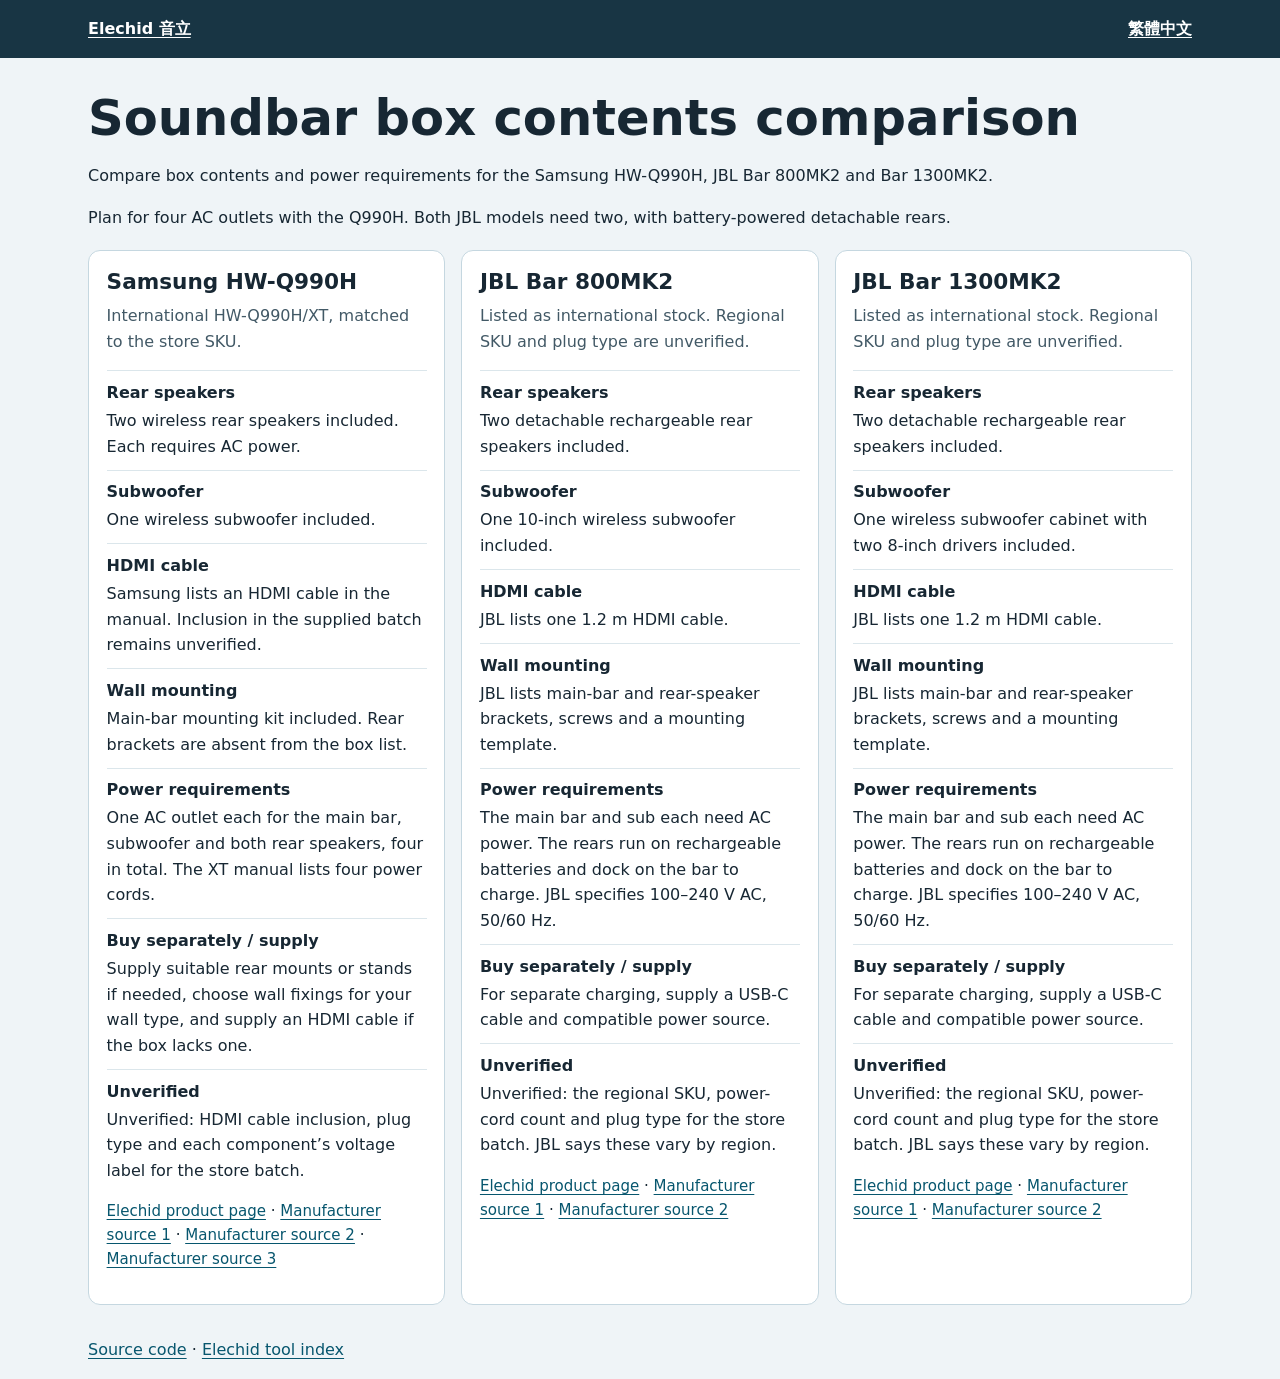
<file: index.html>
<!doctype html>
<html lang="en-HK"><head><meta charset="utf-8"><meta name="viewport" content="width=device-width,initial-scale=1">
<title>Soundbar box contents comparison | Elechid 音立</title><meta name="description" content="Compare box contents and power requirements for the Samsung HW-Q990H, JBL Bar 800MK2 and Bar 1300MK2.">
<link rel="canonical" href="https://elechid.github.io/soundbar-box-contents-comparison/"><link rel="alternate" hreflang="en-HK" href="https://elechid.github.io/soundbar-box-contents-comparison/"><link rel="alternate" hreflang="zh-Hant-HK" href="https://elechid.github.io/soundbar-box-contents-comparison/zh.html"><link rel="stylesheet" href="style.css"></head>
<body><header><nav><a href="https://elechid.com/en/">Elechid 音立</a><a href="zh.html" lang="zh-Hant">繁體中文</a></nav></header>
<main><h1>Soundbar box contents comparison</h1><p>Compare box contents and power requirements for the Samsung HW-Q990H, JBL Bar 800MK2 and Bar 1300MK2.</p>
<p>Plan for four AC outlets with the Q990H. Both JBL models need two, with battery-powered detachable rears.</p>
<div class="cards"><article><h2>Samsung HW-Q990H</h2><p class="version">International HW-Q990H/XT, matched to the store SKU.</p><dl><dt>Rear speakers</dt><dd>Two wireless rear speakers included. Each requires AC power.</dd><dt>Subwoofer</dt><dd>One wireless subwoofer included.</dd><dt>HDMI cable</dt><dd>Samsung lists an HDMI cable in the manual. Inclusion in the supplied batch remains unverified.</dd><dt>Wall mounting</dt><dd>Main-bar mounting kit included. Rear brackets are absent from the box list.</dd><dt>Power requirements</dt><dd>One AC outlet each for the main bar, subwoofer and both rear speakers, four in total. The XT manual lists four power cords.</dd><dt>Buy separately / supply</dt><dd>Supply suitable rear mounts or stands if needed, choose wall fixings for your wall type, and supply an HDMI cable if the box lacks one.</dd><dt>Unverified</dt><dd>Unverified: HDMI cable inclusion, plug type and each component’s voltage label for the store batch.</dd></dl><p class="links"><a href="https://elechid.com/en/products/samsung-q-series-hw-q990h-11-1-4ch-soundbar-with-subwoofer-black-2026">Elechid product page</a> · <a href="https://www.samsung.com/th/support/model/HW-Q990H/XT/">Manufacturer source 1</a> · <a href="https://www.samsung.com/th/audio-devices/soundbar/q990h-black-hw-q990h-xt/">Manufacturer source 2</a> · <a href="https://www.samsung.com/au/support/tv-audio-video/connecting-the-power-and-devices-for-the-q-series-soundbar/">Manufacturer source 3</a></p></article><article><h2>JBL Bar 800MK2</h2><p class="version">Listed as international stock. Regional SKU and plug type are unverified.</p><dl><dt>Rear speakers</dt><dd>Two detachable rechargeable rear speakers included.</dd><dt>Subwoofer</dt><dd>One 10-inch wireless subwoofer included.</dd><dt>HDMI cable</dt><dd>JBL lists one 1.2 m HDMI cable.</dd><dt>Wall mounting</dt><dd>JBL lists main-bar and rear-speaker brackets, screws and a mounting template.</dd><dt>Power requirements</dt><dd>The main bar and sub each need AC power. The rears run on rechargeable batteries and dock on the bar to charge. JBL specifies 100–240 V AC, 50/60 Hz.</dd><dt>Buy separately / supply</dt><dd>For separate charging, supply a USB-C cable and compatible power source.</dd><dt>Unverified</dt><dd>Unverified: the regional SKU, power-cord count and plug type for the store batch. JBL says these vary by region.</dd></dl><p class="links"><a href="https://elechid.com/en/products/jbl-bar-800mk2-7-1-dolby-atmos-sound-bar-2025international-version">Elechid product page</a> · <a href="https://jp.jbl.com/on/demandware.static/-/Sites-masterCatalog_Harman/default/dw5bbb8082/pdfs/HA_JBL_Bar%20800MK2_OM_Global_EN_V6.pdf">Manufacturer source 1</a> · <a href="https://vn.jbl.com/on/demandware.static/-/Sites-masterCatalog_Harman/default/dwc4331d32/pdfs/JBL_BAR_800MK2_Specsheet_EN%20%28BR%29.pdf">Manufacturer source 2</a></p></article><article><h2>JBL Bar 1300MK2</h2><p class="version">Listed as international stock. Regional SKU and plug type are unverified.</p><dl><dt>Rear speakers</dt><dd>Two detachable rechargeable rear speakers included.</dd><dt>Subwoofer</dt><dd>One wireless subwoofer cabinet with two 8-inch drivers included.</dd><dt>HDMI cable</dt><dd>JBL lists one 1.2 m HDMI cable.</dd><dt>Wall mounting</dt><dd>JBL lists main-bar and rear-speaker brackets, screws and a mounting template.</dd><dt>Power requirements</dt><dd>The main bar and sub each need AC power. The rears run on rechargeable batteries and dock on the bar to charge. JBL specifies 100–240 V AC, 50/60 Hz.</dd><dt>Buy separately / supply</dt><dd>For separate charging, supply a USB-C cable and compatible power source.</dd><dt>Unverified</dt><dd>Unverified: the regional SKU, power-cord count and plug type for the store batch. JBL says these vary by region.</dd></dl><p class="links"><a href="https://elechid.com/en/products/jbl-bar-1300mk2-11-1-4-dolby-atmos-sound-bar-2025international-version">Elechid product page</a> · <a href="https://dk.jbl.com/on/demandware.static/-/Sites-masterCatalog_Harman/default/dw1138a118/pdfs/HA_JBL_Bar%201300MK2_OM_Global_EN_V4.pdf">Manufacturer source 1</a> · <a href="https://uk.jbl.com/on/demandware.static/-/Sites-masterCatalog_Harman/default/dwfa645752/pdfs/JBL_BAR_1300MK2_Specsheet_EN.pdf">Manufacturer source 2</a></p></article></div></main>
<footer><a href="https://github.com/Elechid/soundbar-box-contents-comparison">Source code</a> · <a href="https://github.com/Elechid">Elechid tool index</a></footer></body></html>
</file>
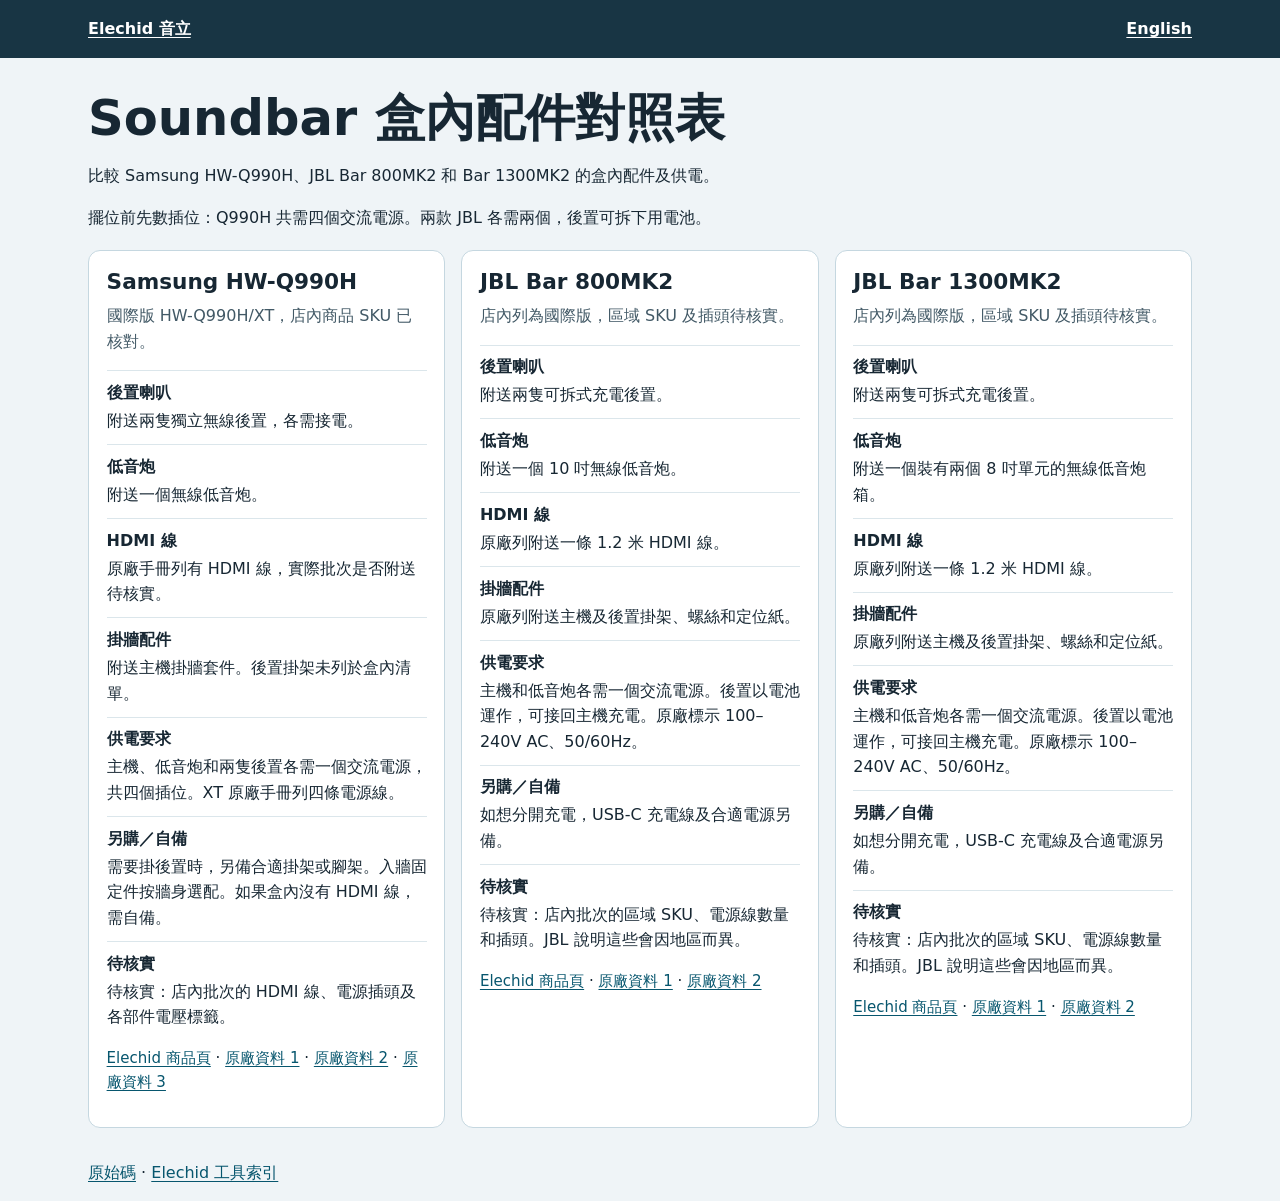
<file: zh.html>
<!doctype html>
<html lang="zh-Hant-HK"><head><meta charset="utf-8"><meta name="viewport" content="width=device-width,initial-scale=1">
<title>Soundbar 盒內配件對照表 | Elechid 音立</title><meta name="description" content="比較 Samsung HW-Q990H、JBL Bar 800MK2 和 Bar 1300MK2 的盒內配件及供電。">
<link rel="canonical" href="https://elechid.github.io/soundbar-box-contents-comparison/zh.html"><link rel="alternate" hreflang="en-HK" href="https://elechid.github.io/soundbar-box-contents-comparison/"><link rel="alternate" hreflang="zh-Hant-HK" href="https://elechid.github.io/soundbar-box-contents-comparison/zh.html"><link rel="stylesheet" href="style.css"></head>
<body><header><nav><a href="https://elechid.com/">Elechid 音立</a><a href="./" lang="en">English</a></nav></header>
<main><h1>Soundbar 盒內配件對照表</h1><p>比較 Samsung HW-Q990H、JBL Bar 800MK2 和 Bar 1300MK2 的盒內配件及供電。</p>
<p>擺位前先數插位：Q990H 共需四個交流電源。兩款 JBL 各需兩個，後置可拆下用電池。</p>
<div class="cards"><article><h2>Samsung HW-Q990H</h2><p class="version">國際版 HW-Q990H/XT，店內商品 SKU 已核對。</p><dl><dt>後置喇叭</dt><dd>附送兩隻獨立無線後置，各需接電。</dd><dt>低音炮</dt><dd>附送一個無線低音炮。</dd><dt>HDMI 線</dt><dd>原廠手冊列有 HDMI 線，實際批次是否附送待核實。</dd><dt>掛牆配件</dt><dd>附送主機掛牆套件。後置掛架未列於盒內清單。</dd><dt>供電要求</dt><dd>主機、低音炮和兩隻後置各需一個交流電源，共四個插位。XT 原廠手冊列四條電源線。</dd><dt>另購／自備</dt><dd>需要掛後置時，另備合適掛架或腳架。入牆固定件按牆身選配。如果盒內沒有 HDMI 線，需自備。</dd><dt>待核實</dt><dd>待核實：店內批次的 HDMI 線、電源插頭及各部件電壓標籤。</dd></dl><p class="links"><a href="https://elechid.com/products/samsung-q-series-hw-q990h-11-1-4ch-soundbar-with-subwoofer-black-2026">Elechid 商品頁</a> · <a href="https://www.samsung.com/th/support/model/HW-Q990H/XT/">原廠資料 1</a> · <a href="https://www.samsung.com/th/audio-devices/soundbar/q990h-black-hw-q990h-xt/">原廠資料 2</a> · <a href="https://www.samsung.com/au/support/tv-audio-video/connecting-the-power-and-devices-for-the-q-series-soundbar/">原廠資料 3</a></p></article><article><h2>JBL Bar 800MK2</h2><p class="version">店內列為國際版，區域 SKU 及插頭待核實。</p><dl><dt>後置喇叭</dt><dd>附送兩隻可拆式充電後置。</dd><dt>低音炮</dt><dd>附送一個 10 吋無線低音炮。</dd><dt>HDMI 線</dt><dd>原廠列附送一條 1.2 米 HDMI 線。</dd><dt>掛牆配件</dt><dd>原廠列附送主機及後置掛架、螺絲和定位紙。</dd><dt>供電要求</dt><dd>主機和低音炮各需一個交流電源。後置以電池運作，可接回主機充電。原廠標示 100–240V AC、50/60Hz。</dd><dt>另購／自備</dt><dd>如想分開充電，USB-C 充電線及合適電源另備。</dd><dt>待核實</dt><dd>待核實：店內批次的區域 SKU、電源線數量和插頭。JBL 說明這些會因地區而異。</dd></dl><p class="links"><a href="https://elechid.com/products/jbl-bar-800mk2-7-1-dolby-atmos-sound-bar-2025international-version">Elechid 商品頁</a> · <a href="https://jp.jbl.com/on/demandware.static/-/Sites-masterCatalog_Harman/default/dw5bbb8082/pdfs/HA_JBL_Bar%20800MK2_OM_Global_EN_V6.pdf">原廠資料 1</a> · <a href="https://vn.jbl.com/on/demandware.static/-/Sites-masterCatalog_Harman/default/dwc4331d32/pdfs/JBL_BAR_800MK2_Specsheet_EN%20%28BR%29.pdf">原廠資料 2</a></p></article><article><h2>JBL Bar 1300MK2</h2><p class="version">店內列為國際版，區域 SKU 及插頭待核實。</p><dl><dt>後置喇叭</dt><dd>附送兩隻可拆式充電後置。</dd><dt>低音炮</dt><dd>附送一個裝有兩個 8 吋單元的無線低音炮箱。</dd><dt>HDMI 線</dt><dd>原廠列附送一條 1.2 米 HDMI 線。</dd><dt>掛牆配件</dt><dd>原廠列附送主機及後置掛架、螺絲和定位紙。</dd><dt>供電要求</dt><dd>主機和低音炮各需一個交流電源。後置以電池運作，可接回主機充電。原廠標示 100–240V AC、50/60Hz。</dd><dt>另購／自備</dt><dd>如想分開充電，USB-C 充電線及合適電源另備。</dd><dt>待核實</dt><dd>待核實：店內批次的區域 SKU、電源線數量和插頭。JBL 說明這些會因地區而異。</dd></dl><p class="links"><a href="https://elechid.com/products/jbl-bar-1300mk2-11-1-4-dolby-atmos-sound-bar-2025international-version">Elechid 商品頁</a> · <a href="https://dk.jbl.com/on/demandware.static/-/Sites-masterCatalog_Harman/default/dw1138a118/pdfs/HA_JBL_Bar%201300MK2_OM_Global_EN_V4.pdf">原廠資料 1</a> · <a href="https://uk.jbl.com/on/demandware.static/-/Sites-masterCatalog_Harman/default/dwfa645752/pdfs/JBL_BAR_1300MK2_Specsheet_EN.pdf">原廠資料 2</a></p></article></div></main>
<footer><a href="https://github.com/Elechid/soundbar-box-contents-comparison">原始碼</a> · <a href="https://github.com/Elechid">Elechid 工具索引</a></footer></body></html>
</file>
<file: style.css>
:root { font: 100%/1.6 system-ui,sans-serif; background: #eff4f7; color: #172733; }
* { box-sizing: border-box; }
body { margin: 0; }
header { background: #183544; }
nav, main, footer { max-width: 74rem; padding: 1rem clamp(1rem,4vw,2.5rem); margin: auto; }
nav { display: flex; justify-content: space-between; }
nav a { color: white; font-weight: 700; }
a { color: #07566e; text-underline-offset: .18em; }
h1 { font-size: clamp(1.8rem,5vw,3.1rem); line-height: 1.16; margin: 1rem 0 .55rem; }
h2 { font-size: 1.35rem; margin: 0; line-height: 1.25; }
.cards { display: grid; grid-template-columns: repeat(3,minmax(0,1fr)); gap: 1rem; margin-top: 1.25rem; }
article { padding: 1.1rem; background: white; border: 1px solid #c5d7e0; border-radius: .75rem; overflow-wrap: anywhere; }
.version { color: #425966; margin: .45rem 0 .8rem; }
dt { font-weight: 700; border-top: 1px solid #dbe6eb; padding-top: .55rem; }
dd { margin: .15rem 0 .65rem; }
.links { font-size: .94rem; }
:focus-visible { outline: 3px solid #107390; outline-offset: 3px; }
@media(max-width: 52rem) { .cards { grid-template-columns: 1fr; } }
</file>
